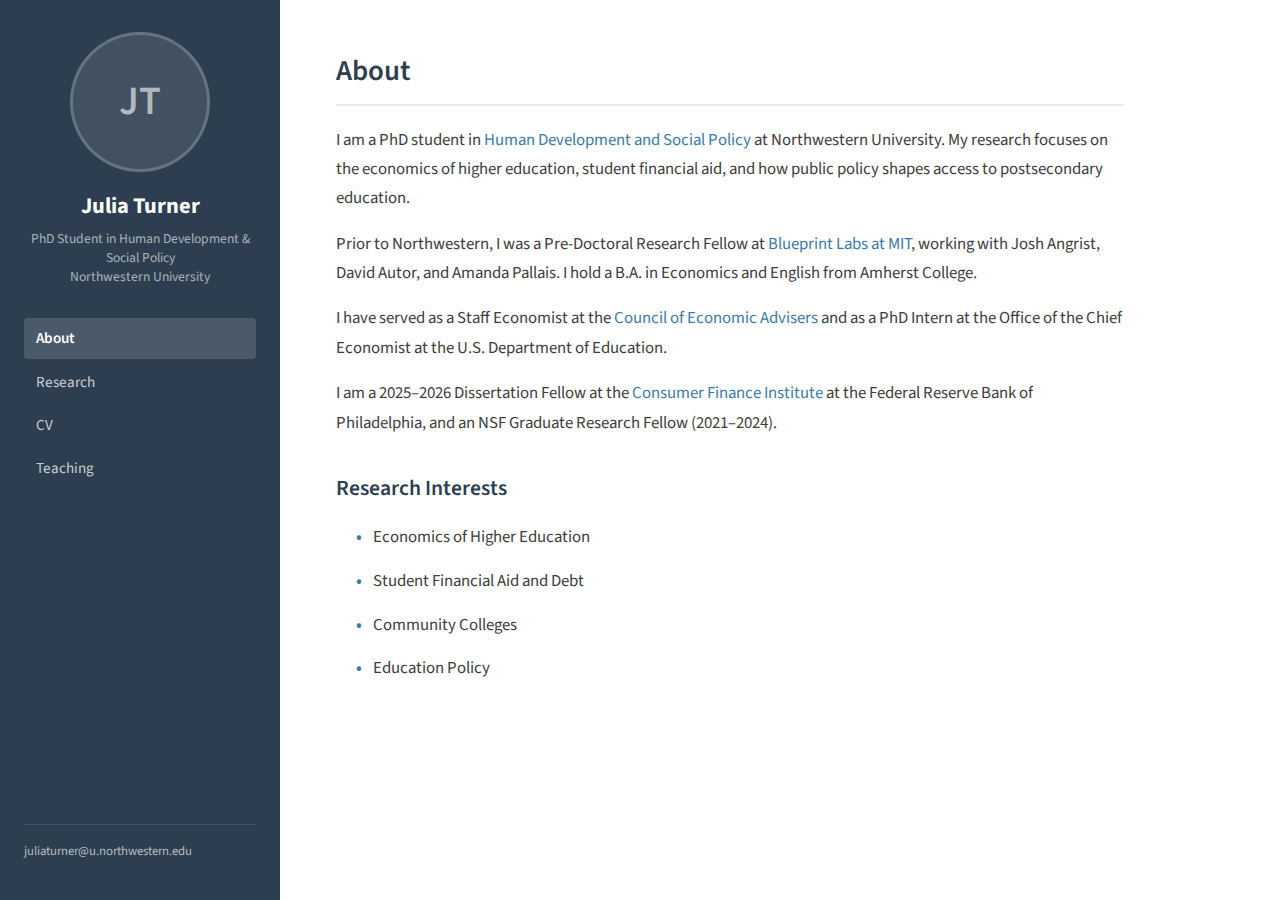
<file: index.html>
<!DOCTYPE html>
<html lang="en">
<head>
  <meta charset="UTF-8">
  <meta name="viewport" content="width=device-width, initial-scale=1.0">
  <title>Julia Turner</title>
  <link rel="stylesheet" href="style.css">
  <link href="https://fonts.googleapis.com/css2?family=Source+Sans+Pro:wght@300;400;600;700&display=swap" rel="stylesheet">
</head>
<body>

<button class="menu-toggle" onclick="toggleMenu()" aria-label="Toggle navigation">&#9776;</button>
<div class="overlay" onclick="toggleMenu()"></div>

<div class="wrapper">
  <aside class="sidebar">
    <div class="sidebar-header">
      <div class="photo-placeholder">
        <span class="initials">JT</span>
      </div>
      <h1><a href="index.html">Julia Turner</a></h1>
      <p class="subtitle">PhD Student in Human Development &amp; Social Policy<br>Northwestern University</p>
    </div>

    <ul class="sidebar-nav">
      <li><a href="index.html" class="active">About</a></li>
      <li><a href="research.html">Research</a></li>
      <li><a href="cv.html">CV</a></li>
      <li><a href="teaching.html">Teaching</a></li>
    </ul>

    <div class="sidebar-contact">
      <p><a href="mailto:juliaturner@u.northwestern.edu">juliaturner@u.northwestern.edu</a></p>
    </div>
  </aside>

  <main class="main-content">
    <h1>About</h1>

    <div class="about-intro">
      <p>
        I am a PhD student in <a href="https://www.sesp.northwestern.edu/hdsp/">Human Development and Social Policy</a>
        at Northwestern University. My research focuses on the economics of higher education, student financial aid,
        and how public policy shapes access to postsecondary education.
      </p>

      <p>
        Prior to Northwestern, I was a Pre-Doctoral Research Fellow at
        <a href="https://blueprintlabs.mit.edu/">Blueprint Labs at MIT</a>,
        working with Josh Angrist, David Autor, and Amanda Pallais. I hold a B.A. in Economics and English
        from Amherst College.
      </p>

      <p>
        I have served as a Staff Economist at the
        <a href="https://www.whitehouse.gov/cea/">Council of Economic Advisers</a>
        and as a PhD Intern at the Office of the Chief Economist at the
        U.S. Department of Education.
      </p>

      <p>
        I am a 2025&ndash;2026 Dissertation Fellow at the
        <a href="https://www.philadelphiafed.org/consumer-finance-institute">Consumer Finance Institute</a>
        at the Federal Reserve Bank of Philadelphia, and an NSF Graduate Research Fellow (2021&ndash;2024).
      </p>

      <h2>Research Interests</h2>
      <ul class="fields-list">
        <li>Economics of Higher Education</li>
        <li>Student Financial Aid and Debt</li>
        <li>Community Colleges</li>
        <li>Education Policy</li>
      </ul>
    </div>
  </main>
</div>

<script>
function toggleMenu() {
  document.querySelector('.sidebar').classList.toggle('open');
  document.querySelector('.overlay').classList.toggle('open');
}
</script>

</body>
</html>
</file>
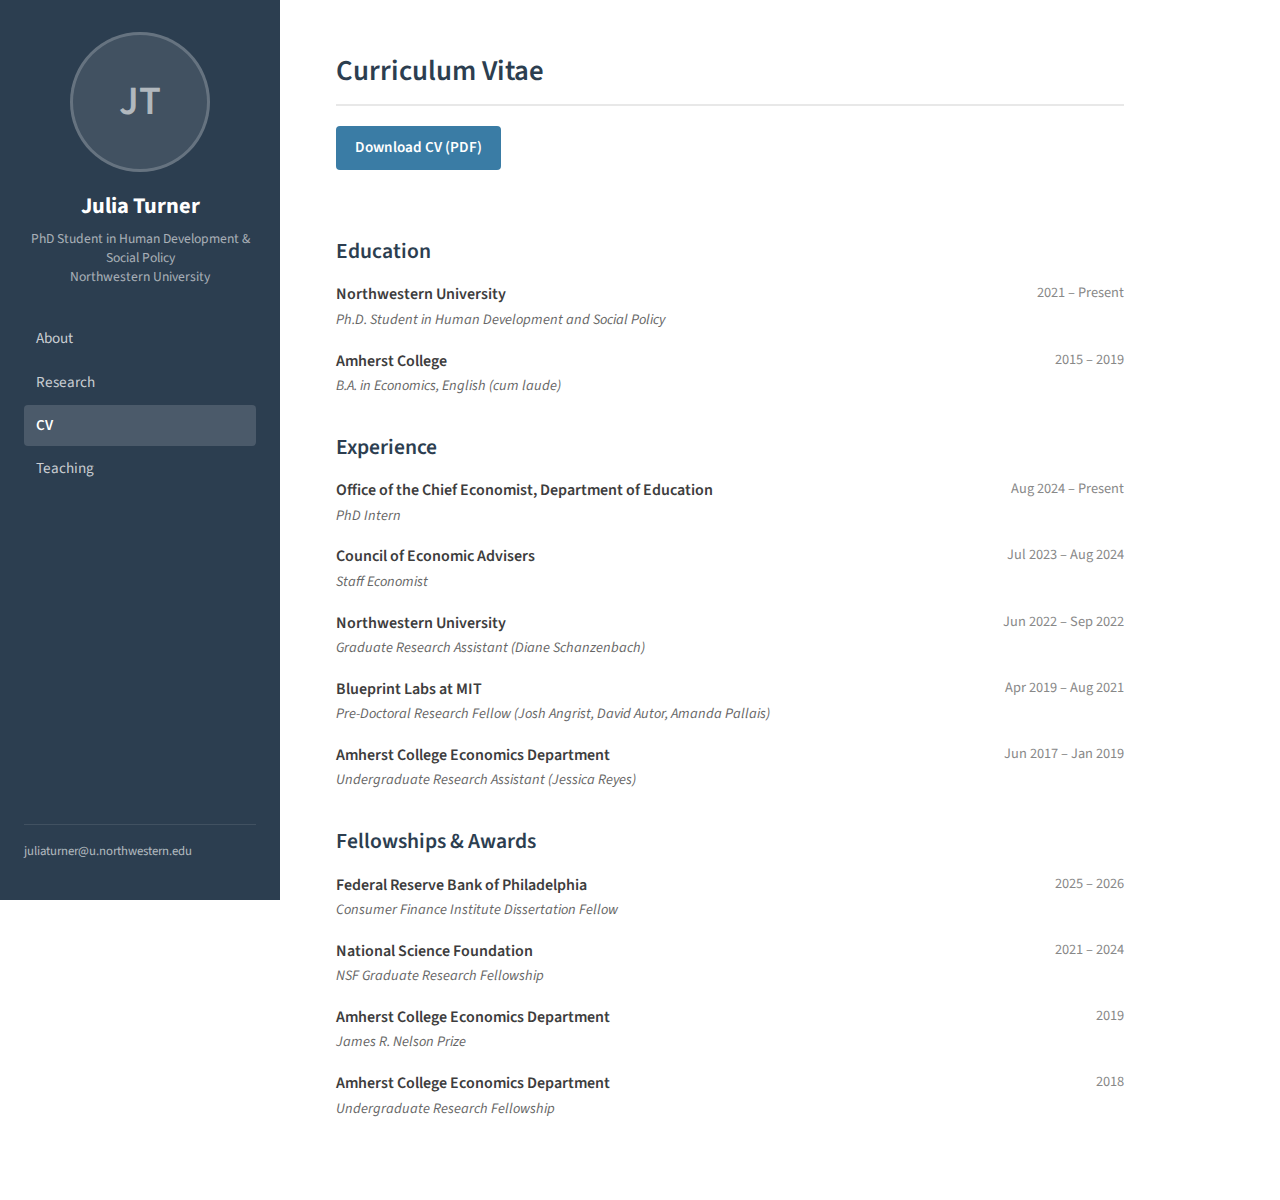
<file: cv.html>
<!DOCTYPE html>
<html lang="en">
<head>
  <meta charset="UTF-8">
  <meta name="viewport" content="width=device-width, initial-scale=1.0">
  <title>CV - Julia Turner</title>
  <link rel="stylesheet" href="style.css">
  <link href="https://fonts.googleapis.com/css2?family=Source+Sans+Pro:wght@300;400;600;700&display=swap" rel="stylesheet">
</head>
<body>

<button class="menu-toggle" onclick="toggleMenu()" aria-label="Toggle navigation">&#9776;</button>
<div class="overlay" onclick="toggleMenu()"></div>

<div class="wrapper">
  <aside class="sidebar">
    <div class="sidebar-header">
      <div class="photo-placeholder">
        <span class="initials">JT</span>
      </div>
      <h1><a href="index.html">Julia Turner</a></h1>
      <p class="subtitle">PhD Student in Human Development &amp; Social Policy<br>Northwestern University</p>
    </div>

    <ul class="sidebar-nav">
      <li><a href="index.html">About</a></li>
      <li><a href="research.html">Research</a></li>
      <li><a href="cv.html" class="active">CV</a></li>
      <li><a href="teaching.html">Teaching</a></li>
    </ul>

    <div class="sidebar-contact">
      <p><a href="mailto:juliaturner@u.northwestern.edu">juliaturner@u.northwestern.edu</a></p>
    </div>
  </aside>

  <main class="main-content">
    <h1>Curriculum Vitae</h1>

    <a href="CV_JTurner_Sep_2025.pdf" class="cv-download">Download CV (PDF)</a>

    <div class="cv-section">
      <h2>Education</h2>

      <div class="cv-entry">
        <div class="cv-entry-main">
          <div class="cv-entry-title">Northwestern University</div>
          <div class="cv-entry-detail">Ph.D. Student in Human Development and Social Policy</div>
        </div>
        <div class="cv-entry-date">2021 &ndash; Present</div>
      </div>

      <div class="cv-entry">
        <div class="cv-entry-main">
          <div class="cv-entry-title">Amherst College</div>
          <div class="cv-entry-detail">B.A. in Economics, English (cum laude)</div>
        </div>
        <div class="cv-entry-date">2015 &ndash; 2019</div>
      </div>
    </div>

    <div class="cv-section">
      <h2>Experience</h2>

      <div class="cv-entry">
        <div class="cv-entry-main">
          <div class="cv-entry-title">Office of the Chief Economist, Department of Education</div>
          <div class="cv-entry-detail">PhD Intern</div>
        </div>
        <div class="cv-entry-date">Aug 2024 &ndash; Present</div>
      </div>

      <div class="cv-entry">
        <div class="cv-entry-main">
          <div class="cv-entry-title">Council of Economic Advisers</div>
          <div class="cv-entry-detail">Staff Economist</div>
        </div>
        <div class="cv-entry-date">Jul 2023 &ndash; Aug 2024</div>
      </div>

      <div class="cv-entry">
        <div class="cv-entry-main">
          <div class="cv-entry-title">Northwestern University</div>
          <div class="cv-entry-detail">Graduate Research Assistant (Diane Schanzenbach)</div>
        </div>
        <div class="cv-entry-date">Jun 2022 &ndash; Sep 2022</div>
      </div>

      <div class="cv-entry">
        <div class="cv-entry-main">
          <div class="cv-entry-title">Blueprint Labs at MIT</div>
          <div class="cv-entry-detail">Pre-Doctoral Research Fellow (Josh Angrist, David Autor, Amanda Pallais)</div>
        </div>
        <div class="cv-entry-date">Apr 2019 &ndash; Aug 2021</div>
      </div>

      <div class="cv-entry">
        <div class="cv-entry-main">
          <div class="cv-entry-title">Amherst College Economics Department</div>
          <div class="cv-entry-detail">Undergraduate Research Assistant (Jessica Reyes)</div>
        </div>
        <div class="cv-entry-date">Jun 2017 &ndash; Jan 2019</div>
      </div>
    </div>

    <div class="cv-section">
      <h2>Fellowships &amp; Awards</h2>

      <div class="cv-entry">
        <div class="cv-entry-main">
          <div class="cv-entry-title">Federal Reserve Bank of Philadelphia</div>
          <div class="cv-entry-detail">Consumer Finance Institute Dissertation Fellow</div>
        </div>
        <div class="cv-entry-date">2025 &ndash; 2026</div>
      </div>

      <div class="cv-entry">
        <div class="cv-entry-main">
          <div class="cv-entry-title">National Science Foundation</div>
          <div class="cv-entry-detail">NSF Graduate Research Fellowship</div>
        </div>
        <div class="cv-entry-date">2021 &ndash; 2024</div>
      </div>

      <div class="cv-entry">
        <div class="cv-entry-main">
          <div class="cv-entry-title">Amherst College Economics Department</div>
          <div class="cv-entry-detail">James R. Nelson Prize</div>
        </div>
        <div class="cv-entry-date">2019</div>
      </div>

      <div class="cv-entry">
        <div class="cv-entry-main">
          <div class="cv-entry-title">Amherst College Economics Department</div>
          <div class="cv-entry-detail">Undergraduate Research Fellowship</div>
        </div>
        <div class="cv-entry-date">2018</div>
      </div>
    </div>

  </main>
</div>

<script>
function toggleMenu() {
  document.querySelector('.sidebar').classList.toggle('open');
  document.querySelector('.overlay').classList.toggle('open');
}
</script>

</body>
</html>
</file>
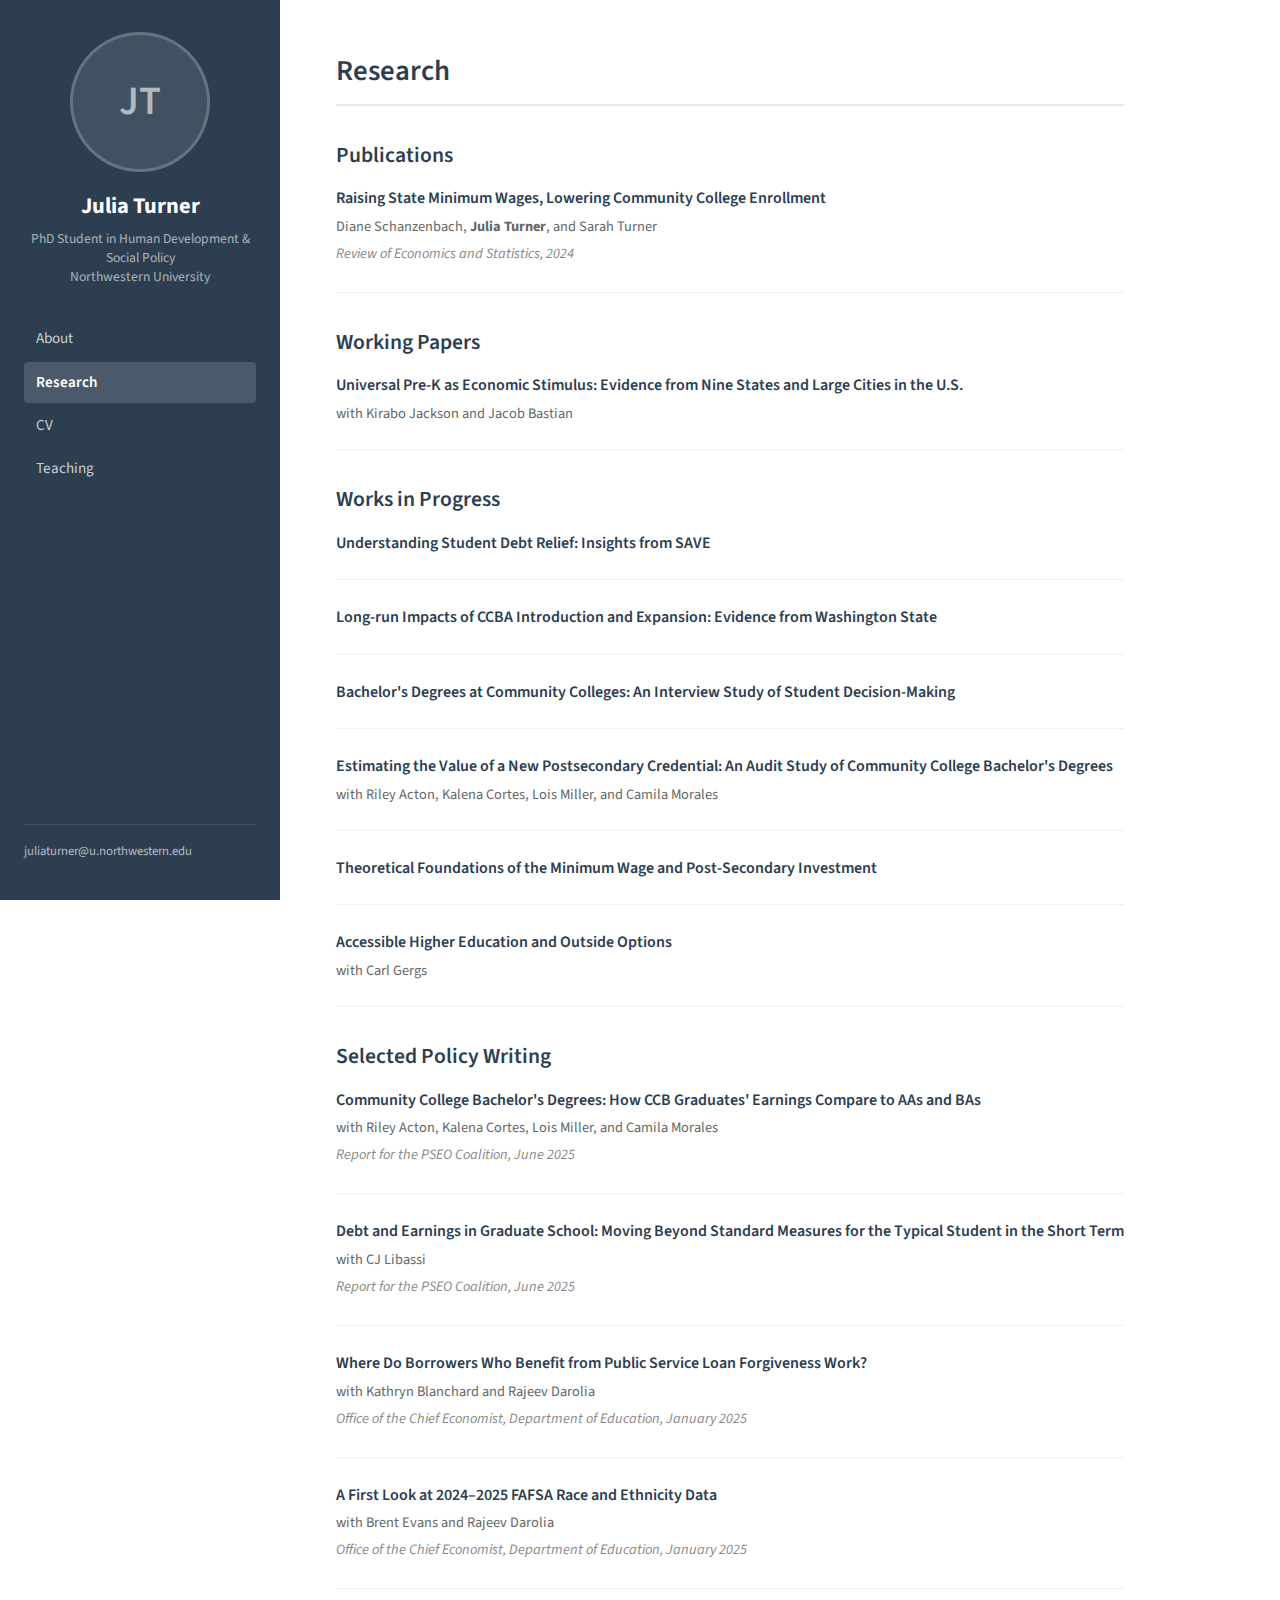
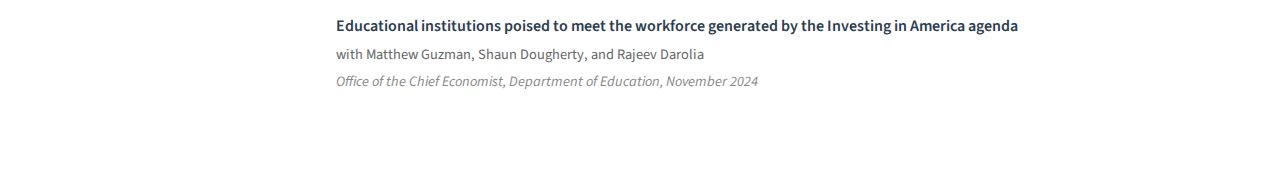
<file: research.html>
<!DOCTYPE html>
<html lang="en">
<head>
  <meta charset="UTF-8">
  <meta name="viewport" content="width=device-width, initial-scale=1.0">
  <title>Research - Julia Turner</title>
  <link rel="stylesheet" href="style.css">
  <link href="https://fonts.googleapis.com/css2?family=Source+Sans+Pro:wght@300;400;600;700&display=swap" rel="stylesheet">
</head>
<body>

<button class="menu-toggle" onclick="toggleMenu()" aria-label="Toggle navigation">&#9776;</button>
<div class="overlay" onclick="toggleMenu()"></div>

<div class="wrapper">
  <aside class="sidebar">
    <div class="sidebar-header">
      <div class="photo-placeholder">
        <span class="initials">JT</span>
      </div>
      <h1><a href="index.html">Julia Turner</a></h1>
      <p class="subtitle">PhD Student in Human Development &amp; Social Policy<br>Northwestern University</p>
    </div>

    <ul class="sidebar-nav">
      <li><a href="index.html">About</a></li>
      <li><a href="research.html" class="active">Research</a></li>
      <li><a href="cv.html">CV</a></li>
      <li><a href="teaching.html">Teaching</a></li>
    </ul>

    <div class="sidebar-contact">
      <p><a href="mailto:juliaturner@u.northwestern.edu">juliaturner@u.northwestern.edu</a></p>
    </div>
  </aside>

  <main class="main-content">
    <h1>Research</h1>

    <h2>Publications</h2>

    <div class="paper">
      <div class="paper-title">
        Raising State Minimum Wages, Lowering Community College Enrollment
      </div>
      <div class="paper-authors">
        Diane Schanzenbach, <strong>Julia Turner</strong>, and Sarah Turner
      </div>
      <div class="paper-venue">Review of Economics and Statistics, 2024</div>
    </div>

    <h2>Working Papers</h2>

    <div class="paper">
      <div class="paper-title">
        Universal Pre-K as Economic Stimulus: Evidence from Nine States and Large Cities in the U.S.
      </div>
      <div class="paper-authors">
        with Kirabo Jackson and Jacob Bastian
      </div>
    </div>

    <h2>Works in Progress</h2>

    <div class="paper">
      <div class="paper-title">Understanding Student Debt Relief: Insights from SAVE</div>
    </div>

    <div class="paper">
      <div class="paper-title">Long-run Impacts of CCBA Introduction and Expansion: Evidence from Washington State</div>
    </div>

    <div class="paper">
      <div class="paper-title">Bachelor's Degrees at Community Colleges: An Interview Study of Student Decision-Making</div>
    </div>

    <div class="paper">
      <div class="paper-title">
        Estimating the Value of a New Postsecondary Credential: An Audit Study of Community College Bachelor's Degrees
      </div>
      <div class="paper-authors">with Riley Acton, Kalena Cortes, Lois Miller, and Camila Morales</div>
    </div>

    <div class="paper">
      <div class="paper-title">Theoretical Foundations of the Minimum Wage and Post-Secondary Investment</div>
    </div>

    <div class="paper">
      <div class="paper-title">Accessible Higher Education and Outside Options</div>
      <div class="paper-authors">with Carl Gergs</div>
    </div>

    <h2>Selected Policy Writing</h2>

    <div class="paper">
      <div class="paper-title">
        Community College Bachelor's Degrees: How CCB Graduates' Earnings Compare to AAs and BAs
      </div>
      <div class="paper-authors">with Riley Acton, Kalena Cortes, Lois Miller, and Camila Morales</div>
      <div class="paper-venue">Report for the PSEO Coalition, June 2025</div>
    </div>

    <div class="paper">
      <div class="paper-title">
        Debt and Earnings in Graduate School: Moving Beyond Standard Measures for the Typical Student in the Short Term
      </div>
      <div class="paper-authors">with CJ Libassi</div>
      <div class="paper-venue">Report for the PSEO Coalition, June 2025</div>
    </div>

    <div class="paper">
      <div class="paper-title">
        Where Do Borrowers Who Benefit from Public Service Loan Forgiveness Work?
      </div>
      <div class="paper-authors">with Kathryn Blanchard and Rajeev Darolia</div>
      <div class="paper-venue">Office of the Chief Economist, Department of Education, January 2025</div>
    </div>

    <div class="paper">
      <div class="paper-title">
        A First Look at 2024&ndash;2025 FAFSA Race and Ethnicity Data
      </div>
      <div class="paper-authors">with Brent Evans and Rajeev Darolia</div>
      <div class="paper-venue">Office of the Chief Economist, Department of Education, January 2025</div>
    </div>

    <div class="paper">
      <div class="paper-title">
        Educational institutions poised to meet the workforce generated by the Investing in America agenda
      </div>
      <div class="paper-authors">with Matthew Guzman, Shaun Dougherty, and Rajeev Darolia</div>
      <div class="paper-venue">Office of the Chief Economist, Department of Education, November 2024</div>
    </div>

  </main>
</div>

<script>
function toggleMenu() {
  document.querySelector('.sidebar').classList.toggle('open');
  document.querySelector('.overlay').classList.toggle('open');
}
</script>

</body>
</html>
</file>
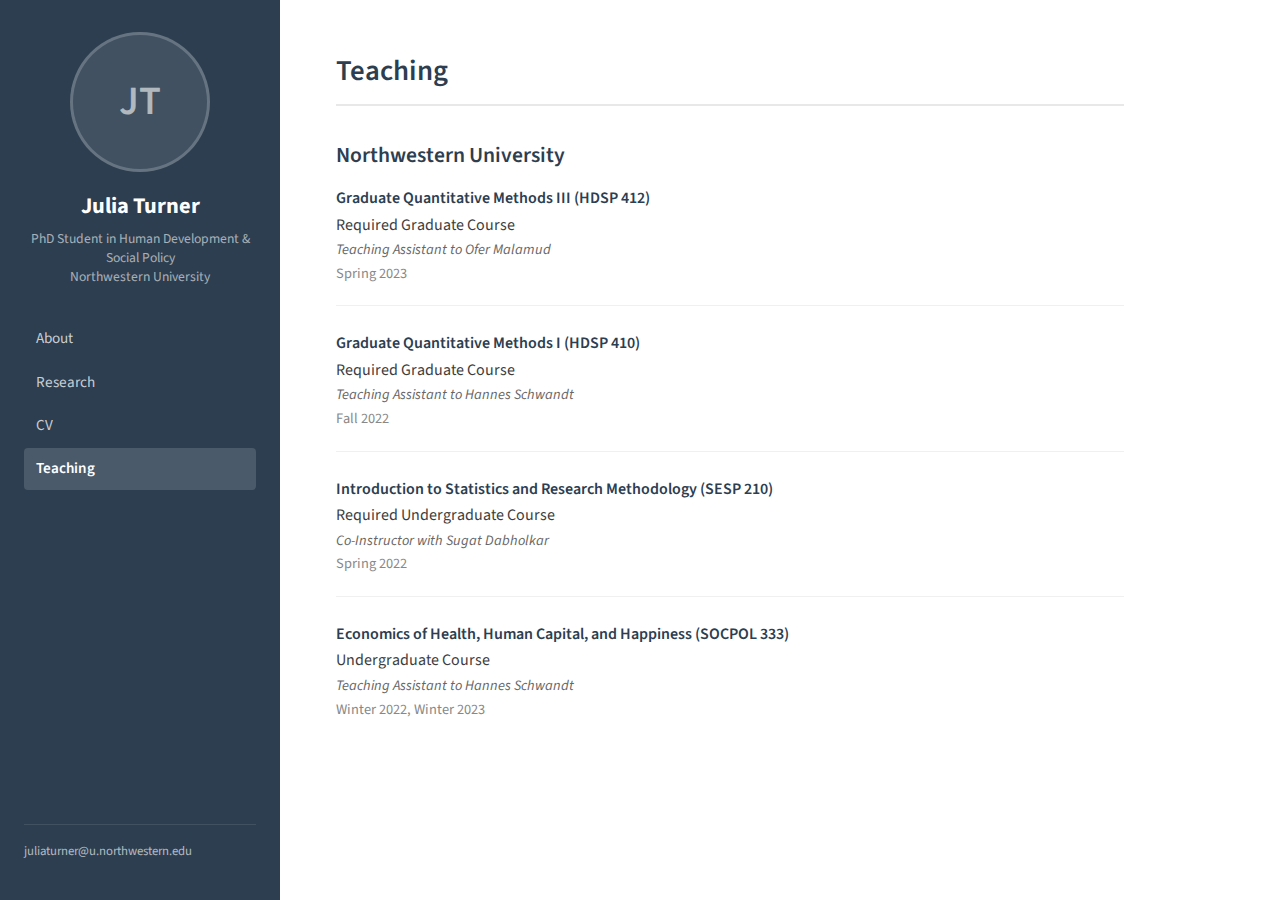
<file: teaching.html>
<!DOCTYPE html>
<html lang="en">
<head>
  <meta charset="UTF-8">
  <meta name="viewport" content="width=device-width, initial-scale=1.0">
  <title>Teaching - Julia Turner</title>
  <link rel="stylesheet" href="style.css">
  <link href="https://fonts.googleapis.com/css2?family=Source+Sans+Pro:wght@300;400;600;700&display=swap" rel="stylesheet">
</head>
<body>

<button class="menu-toggle" onclick="toggleMenu()" aria-label="Toggle navigation">&#9776;</button>
<div class="overlay" onclick="toggleMenu()"></div>

<div class="wrapper">
  <aside class="sidebar">
    <div class="sidebar-header">
      <div class="photo-placeholder">
        <span class="initials">JT</span>
      </div>
      <h1><a href="index.html">Julia Turner</a></h1>
      <p class="subtitle">PhD Student in Human Development &amp; Social Policy<br>Northwestern University</p>
    </div>

    <ul class="sidebar-nav">
      <li><a href="index.html">About</a></li>
      <li><a href="research.html">Research</a></li>
      <li><a href="cv.html">CV</a></li>
      <li><a href="teaching.html" class="active">Teaching</a></li>
    </ul>

    <div class="sidebar-contact">
      <p><a href="mailto:juliaturner@u.northwestern.edu">juliaturner@u.northwestern.edu</a></p>
    </div>
  </aside>

  <main class="main-content">
    <h1>Teaching</h1>

    <h2>Northwestern University</h2>

    <div class="teaching-entry">
      <div class="teaching-course">Graduate Quantitative Methods III (HDSP 412)</div>
      <div class="teaching-detail">Required Graduate Course</div>
      <div class="teaching-role">Teaching Assistant to Ofer Malamud</div>
      <div class="teaching-term">Spring 2023</div>
    </div>

    <div class="teaching-entry">
      <div class="teaching-course">Graduate Quantitative Methods I (HDSP 410)</div>
      <div class="teaching-detail">Required Graduate Course</div>
      <div class="teaching-role">Teaching Assistant to Hannes Schwandt</div>
      <div class="teaching-term">Fall 2022</div>
    </div>

    <div class="teaching-entry">
      <div class="teaching-course">Introduction to Statistics and Research Methodology (SESP 210)</div>
      <div class="teaching-detail">Required Undergraduate Course</div>
      <div class="teaching-role">Co-Instructor with Sugat Dabholkar</div>
      <div class="teaching-term">Spring 2022</div>
    </div>

    <div class="teaching-entry">
      <div class="teaching-course">Economics of Health, Human Capital, and Happiness (SOCPOL 333)</div>
      <div class="teaching-detail">Undergraduate Course</div>
      <div class="teaching-role">Teaching Assistant to Hannes Schwandt</div>
      <div class="teaching-term">Winter 2022, Winter 2023</div>
    </div>

  </main>
</div>

<script>
function toggleMenu() {
  document.querySelector('.sidebar').classList.toggle('open');
  document.querySelector('.overlay').classList.toggle('open');
}
</script>

</body>
</html>
</file>
<file: style.css>
/* ===== Reset & Base ===== */
*, *::before, *::after {
  box-sizing: border-box;
  margin: 0;
  padding: 0;
}

html {
  font-size: 16px;
  scroll-behavior: smooth;
}

body {
  font-family: 'Source Sans Pro', -apple-system, BlinkMacSystemFont, 'Segoe UI', Roboto, sans-serif;
  line-height: 1.65;
  color: #3d3d3d;
  background-color: #fff;
}

a {
  color: #3a7ca5;
  text-decoration: none;
}

a:hover {
  text-decoration: underline;
}

/* ===== Layout ===== */
.wrapper {
  display: flex;
  min-height: 100vh;
}

/* ===== Sidebar ===== */
.sidebar {
  width: 280px;
  min-height: 100vh;
  background-color: #2c3e50;
  color: rgba(255, 255, 255, 0.85);
  padding: 2rem 1.5rem;
  position: fixed;
  top: 0;
  left: 0;
  display: flex;
  flex-direction: column;
}

.sidebar-header {
  margin-bottom: 2rem;
  text-align: center;
}

.sidebar-header .photo-placeholder {
  width: 140px;
  height: 140px;
  border-radius: 50%;
  margin: 0 auto 1rem;
  overflow: hidden;
  border: 3px solid rgba(255, 255, 255, 0.2);
  background-color: rgba(255, 255, 255, 0.1);
  display: flex;
  align-items: center;
  justify-content: center;
}

.sidebar-header .photo-placeholder img {
  width: 100%;
  height: 100%;
  object-fit: cover;
}

.sidebar-header .photo-placeholder .initials {
  font-size: 2.5rem;
  font-weight: 600;
  color: rgba(255, 255, 255, 0.6);
}

.sidebar-header h1 {
  font-size: 1.4rem;
  font-weight: 700;
  color: #fff;
  margin-bottom: 0.25rem;
}

.sidebar-header h1 a {
  color: #fff;
  text-decoration: none;
}

.sidebar-header h1 a:hover {
  text-decoration: none;
  opacity: 0.9;
}

.sidebar-header .subtitle {
  font-size: 0.85rem;
  color: rgba(255, 255, 255, 0.6);
  line-height: 1.4;
}

/* ===== Navigation ===== */
.sidebar-nav {
  list-style: none;
  margin-bottom: 2rem;
}

.sidebar-nav li {
  margin-bottom: 0.15rem;
}

.sidebar-nav a {
  display: block;
  padding: 0.5rem 0.75rem;
  color: rgba(255, 255, 255, 0.75);
  border-radius: 4px;
  font-size: 0.95rem;
  font-weight: 400;
  transition: background-color 0.15s, color 0.15s;
}

.sidebar-nav a:hover {
  background-color: rgba(255, 255, 255, 0.1);
  color: #fff;
  text-decoration: none;
}

.sidebar-nav a.active {
  background-color: rgba(255, 255, 255, 0.15);
  color: #fff;
  font-weight: 600;
}

/* ===== Sidebar Contact ===== */
.sidebar-contact {
  margin-top: auto;
  font-size: 0.8rem;
  color: rgba(255, 255, 255, 0.5);
  border-top: 1px solid rgba(255, 255, 255, 0.1);
  padding-top: 1rem;
}

.sidebar-contact a {
  color: rgba(255, 255, 255, 0.65);
}

.sidebar-contact a:hover {
  color: #fff;
}

.sidebar-contact p {
  margin-bottom: 0.35rem;
}

/* ===== Main Content ===== */
.main-content {
  margin-left: 280px;
  flex: 1;
  padding: 3rem 3.5rem;
  max-width: 900px;
}

/* ===== Typography ===== */
h1, h2, h3, h4 {
  color: #2c3e50;
  font-weight: 600;
}

.main-content h1 {
  font-size: 1.8rem;
  margin-bottom: 1.25rem;
  padding-bottom: 0.5rem;
  border-bottom: 2px solid #e8e8e8;
}

.main-content h2 {
  font-size: 1.35rem;
  margin-top: 2rem;
  margin-bottom: 0.75rem;
}

.main-content h3 {
  font-size: 1.1rem;
  margin-top: 1.5rem;
  margin-bottom: 0.5rem;
}

.main-content p {
  margin-bottom: 1rem;
}

.main-content ul, .main-content ol {
  margin-bottom: 1rem;
  padding-left: 1.25rem;
}

.main-content li {
  margin-bottom: 0.5rem;
}

/* ===== About Page ===== */
.about-intro {
  font-size: 1.05rem;
  line-height: 1.75;
}

.about-intro .highlight {
  font-weight: 600;
}

.fields-list {
  list-style: none;
  padding-left: 0;
  margin-top: 0.75rem;
}

.fields-list li {
  padding: 0.2rem 0;
}

.fields-list li::before {
  content: "\2022";
  color: #3a7ca5;
  font-weight: bold;
  display: inline-block;
  width: 1em;
}

/* ===== Research Page ===== */
.paper {
  margin-bottom: 1.5rem;
  padding-bottom: 1.25rem;
  border-bottom: 1px solid #f0f0f0;
}

.paper:last-child {
  border-bottom: none;
}

.paper-title {
  font-weight: 600;
  color: #2c3e50;
  font-size: 1rem;
  margin-bottom: 0.2rem;
}

.paper-title a {
  color: #3a7ca5;
}

.paper-authors {
  font-size: 0.9rem;
  color: #666;
  margin-bottom: 0.2rem;
}

.paper-venue {
  font-size: 0.9rem;
  font-style: italic;
  color: #888;
  margin-bottom: 0.4rem;
}

.paper-abstract {
  font-size: 0.9rem;
  color: #555;
  line-height: 1.55;
  margin-top: 0.5rem;
}

.paper-links {
  margin-top: 0.4rem;
}

.paper-links a {
  display: inline-block;
  font-size: 0.8rem;
  padding: 0.2rem 0.6rem;
  border: 1px solid #3a7ca5;
  border-radius: 3px;
  margin-right: 0.4rem;
  color: #3a7ca5;
  transition: background-color 0.15s, color 0.15s;
}

.paper-links a:hover {
  background-color: #3a7ca5;
  color: #fff;
  text-decoration: none;
}

/* ===== CV Page ===== */
.cv-download {
  display: inline-block;
  padding: 0.6rem 1.2rem;
  background-color: #3a7ca5;
  color: #fff;
  border-radius: 4px;
  font-weight: 600;
  font-size: 0.95rem;
  margin-bottom: 2rem;
  transition: background-color 0.15s;
}

.cv-download:hover {
  background-color: #2e6384;
  text-decoration: none;
  color: #fff;
}

.cv-section {
  margin-bottom: 2rem;
}

.cv-entry {
  margin-bottom: 1rem;
  display: flex;
  justify-content: space-between;
  gap: 1rem;
}

.cv-entry-main {
  flex: 1;
}

.cv-entry-date {
  color: #888;
  font-size: 0.9rem;
  white-space: nowrap;
  text-align: right;
  min-width: 140px;
}

.cv-entry-title {
  font-weight: 600;
}

.cv-entry-detail {
  font-size: 0.9rem;
  color: #666;
  font-style: italic;
}

/* ===== Teaching Page ===== */
.teaching-entry {
  margin-bottom: 1.5rem;
  padding-bottom: 1.25rem;
  border-bottom: 1px solid #f0f0f0;
}

.teaching-entry:last-child {
  border-bottom: none;
}

.teaching-course {
  font-weight: 600;
  color: #2c3e50;
}

.teaching-role {
  font-size: 0.9rem;
  color: #666;
  font-style: italic;
}

.teaching-term {
  font-size: 0.9rem;
  color: #888;
}

/* ===== Policy Writing Section ===== */
.writing-entry {
  margin-bottom: 1rem;
  padding-left: 0;
}

/* ===== Mobile hamburger button ===== */
.menu-toggle {
  display: none;
  position: fixed;
  top: 1rem;
  left: 1rem;
  z-index: 1001;
  background-color: #2c3e50;
  color: #fff;
  border: none;
  padding: 0.5rem 0.75rem;
  border-radius: 4px;
  font-size: 1.2rem;
  cursor: pointer;
}

/* ===== Responsive ===== */
@media (max-width: 768px) {
  .wrapper {
    flex-direction: column;
  }

  .sidebar {
    width: 100%;
    min-height: auto;
    position: fixed;
    top: 0;
    left: -100%;
    width: 280px;
    z-index: 1000;
    transition: left 0.3s ease;
  }

  .sidebar.open {
    left: 0;
  }

  .menu-toggle {
    display: block;
  }

  .main-content {
    margin-left: 0;
    padding: 1.5rem 1.25rem;
    padding-top: 4rem;
  }

  .cv-entry {
    flex-direction: column;
    gap: 0.15rem;
  }

  .cv-entry-date {
    text-align: left;
  }

  .overlay {
    display: none;
    position: fixed;
    top: 0;
    left: 0;
    width: 100%;
    height: 100%;
    background: rgba(0, 0, 0, 0.4);
    z-index: 999;
  }

  .overlay.open {
    display: block;
  }
}
</file>
